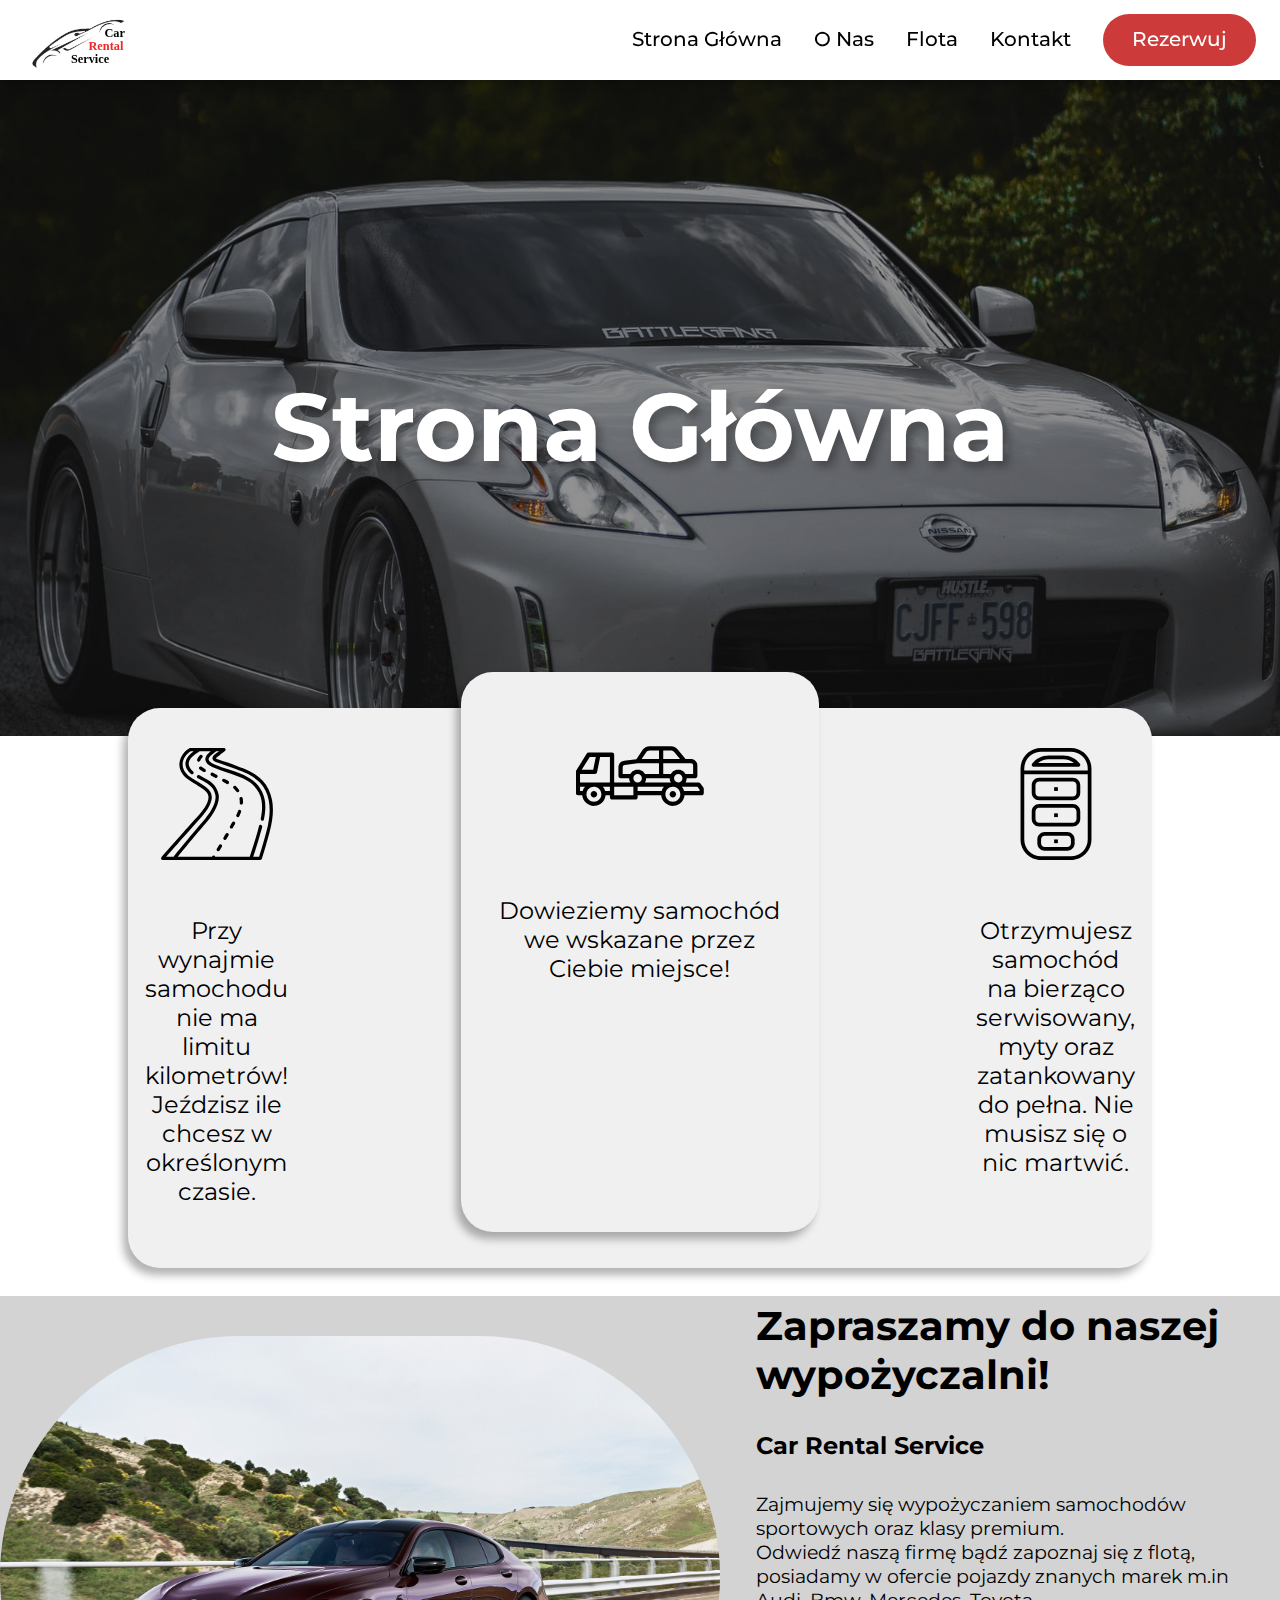
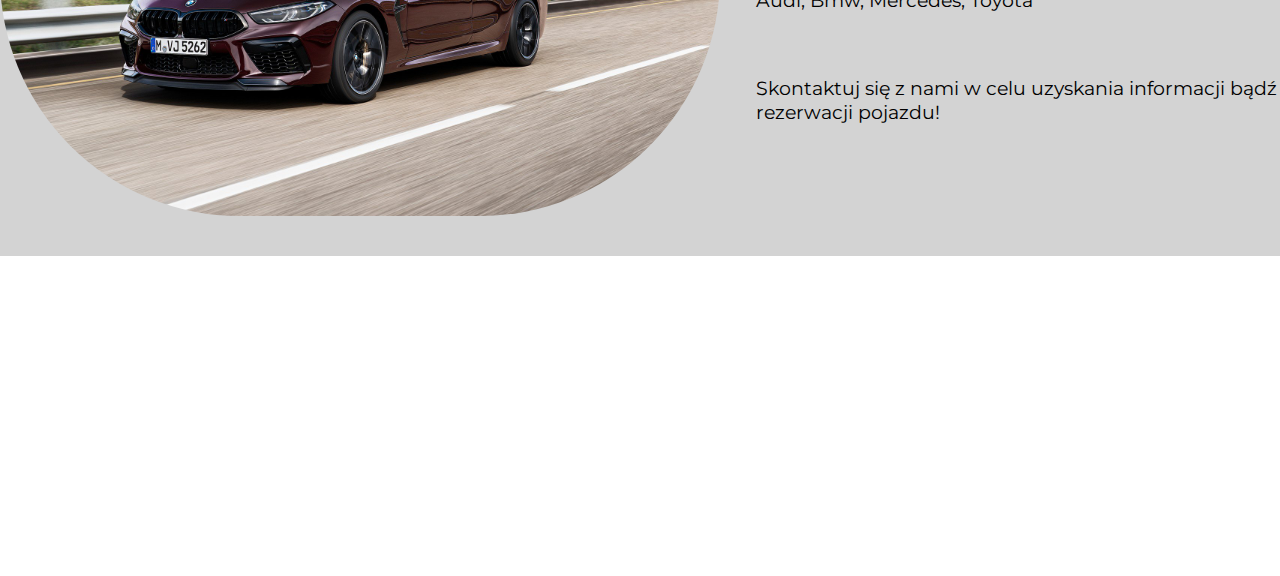
<file: index.html>
<!DOCTYPE html>
<html lang="en">
  <head>
    <meta charset="UTF-8" />
    <meta http-equiv="X-UA-Compatible" content="IE=edge" />
    <meta
      name="viewport"
      content="width=device-width, initial-scale=1.0 maximum-scale=1.0 height=device-height"
    />
    <link rel="stylesheet" href="./css/main.css" />
    <link rel="preconnect" href="https://fonts.googleapis.com" />
    <link rel="preconnect" href="https://fonts.gstatic.com" crossorigin />
    <link
      href="https://fonts.googleapis.com/css2?family=Montserrat:ital,wght@0,300;0,400;0,500;0,600;0,700;1,400;1,500&display=swap"
      rel="stylesheet"
    />
    <title>Car Rental Service</title>
  </head>
  <body>
    <header class="header-container">
      <img src="./images/logo.svg" alt="Logo" />
      <nav class="menu-container">
        <div class="menuBtn">
          <div class="menuBtn-burger"></div>
        </div>
        <div class="menu-wrapper">
          <ul class="menu">
            <li class="menu-item">
              <a href="index.html" class="menu-item__link">Strona Główna</a>
            </li>
            <li class="menu-item">
              <a href="./html/about.html" class="menu-item__link">O Nas</a>
            </li>
            <li class="menu-item">
              <a href="./html/cars.html" class="menu-item__link">Flota</a>
            </li>
            <li class="menu-item">
              <a href="./html/contact.html" class="menu-item__link">Kontakt</a>
            </li>
            <li class="menu-item">
              <a href="./html/reservation.html" class="menu-item__link linkBtn"
                >Rezerwuj</a
              >
            </li>
          </ul>
        </div>
      </nav>
    </header>

    <section class="hero-container">
      <h1>Strona Główna</h1>

      <div class="hero"></div>
    </section>

    <main>
      <section class="cards-holder">
        <div class="big-card">
          <div id="motorwayCard" class="card">
            <img
              class="card-img"
              src="./images/cards_ico/motorway.svg"
              alt="motorway"
            />
            <p>
              Przy wynajmie samochodu nie ma limitu kilometrów! Jeździsz ile
              chcesz w określonym czasie.
            </p>
          </div>
          <div id="carkeyCard" class="card">
            <img
              class="card-img"
              src="./images/cards_ico/car-key.svg"
              alt="carkey"
            />
            <p>
              Otrzymujesz samochód na bierząco serwisowany, myty oraz
              zatankowany do pełna. Nie musisz się o nic martwić.
            </p>
          </div>
        </div>
        <div id="towtruckCard" class="single-card card">
          <img
            class="card-img"
            src="./images/cards_ico/tow-truck.svg"
            alt="towtruck"
          />
          <p>Dowieziemy samochód we wskazane przez Ciebie miejsce!</p>
        </div>
      </section>
    </main>

    <section class="info-container">
      <div class="info-container__image">
        <img src="./images/background_images/info-image.jpg" alt="m8" />
      </div>
      <div class="info-container__content">
        <h2>Zapraszamy do naszej wypożyczalni!</h2>
        <h3>Car Rental Service</h3>
        <p>
          Zajmujemy się wypożyczaniem samochodów sportowych oraz klasy premium.
          <br />Odwiedź naszą firmę bądź zapoznaj się z flotą,<br />
          posiadamy w ofercie pojazdy znanych marek m.in Audi, Bmw, Mercedes,
          Toyota
        </p>
        <p>
          Skontaktuj się z nami w celu uzyskania informacji bądź rezerwacji
          pojazdu!
        </p>
      </div>
    </section>

    <footer>
      <div class="social-wrapper">
        <div class="socials">
          <ul class="social-container">
            <li class="social-item">
              <a href="#"
                ><img src="./images/socials/facebook.svg" alt="facebook"
              /></a>
            </li>
            <li class="social-item">
              <a href="#"
                ><img src="./images/socials/instagram.svg" alt="instagram"
              /></a>
            </li>
            <li class="social-item">
              <a href="#"
                ><img src="./images/socials/twitter.svg" alt="twitter"
              /></a>
            </li>
            <li class="social-item">
              <a href="#"
                ><img src="./images/socials/youtube.svg" alt="youtube"
              /></a>
            </li>
          </ul>
        </div>
      </div>
    </footer>
    <script src="./js/index.js"></script>
  </body>
</html>
</file>
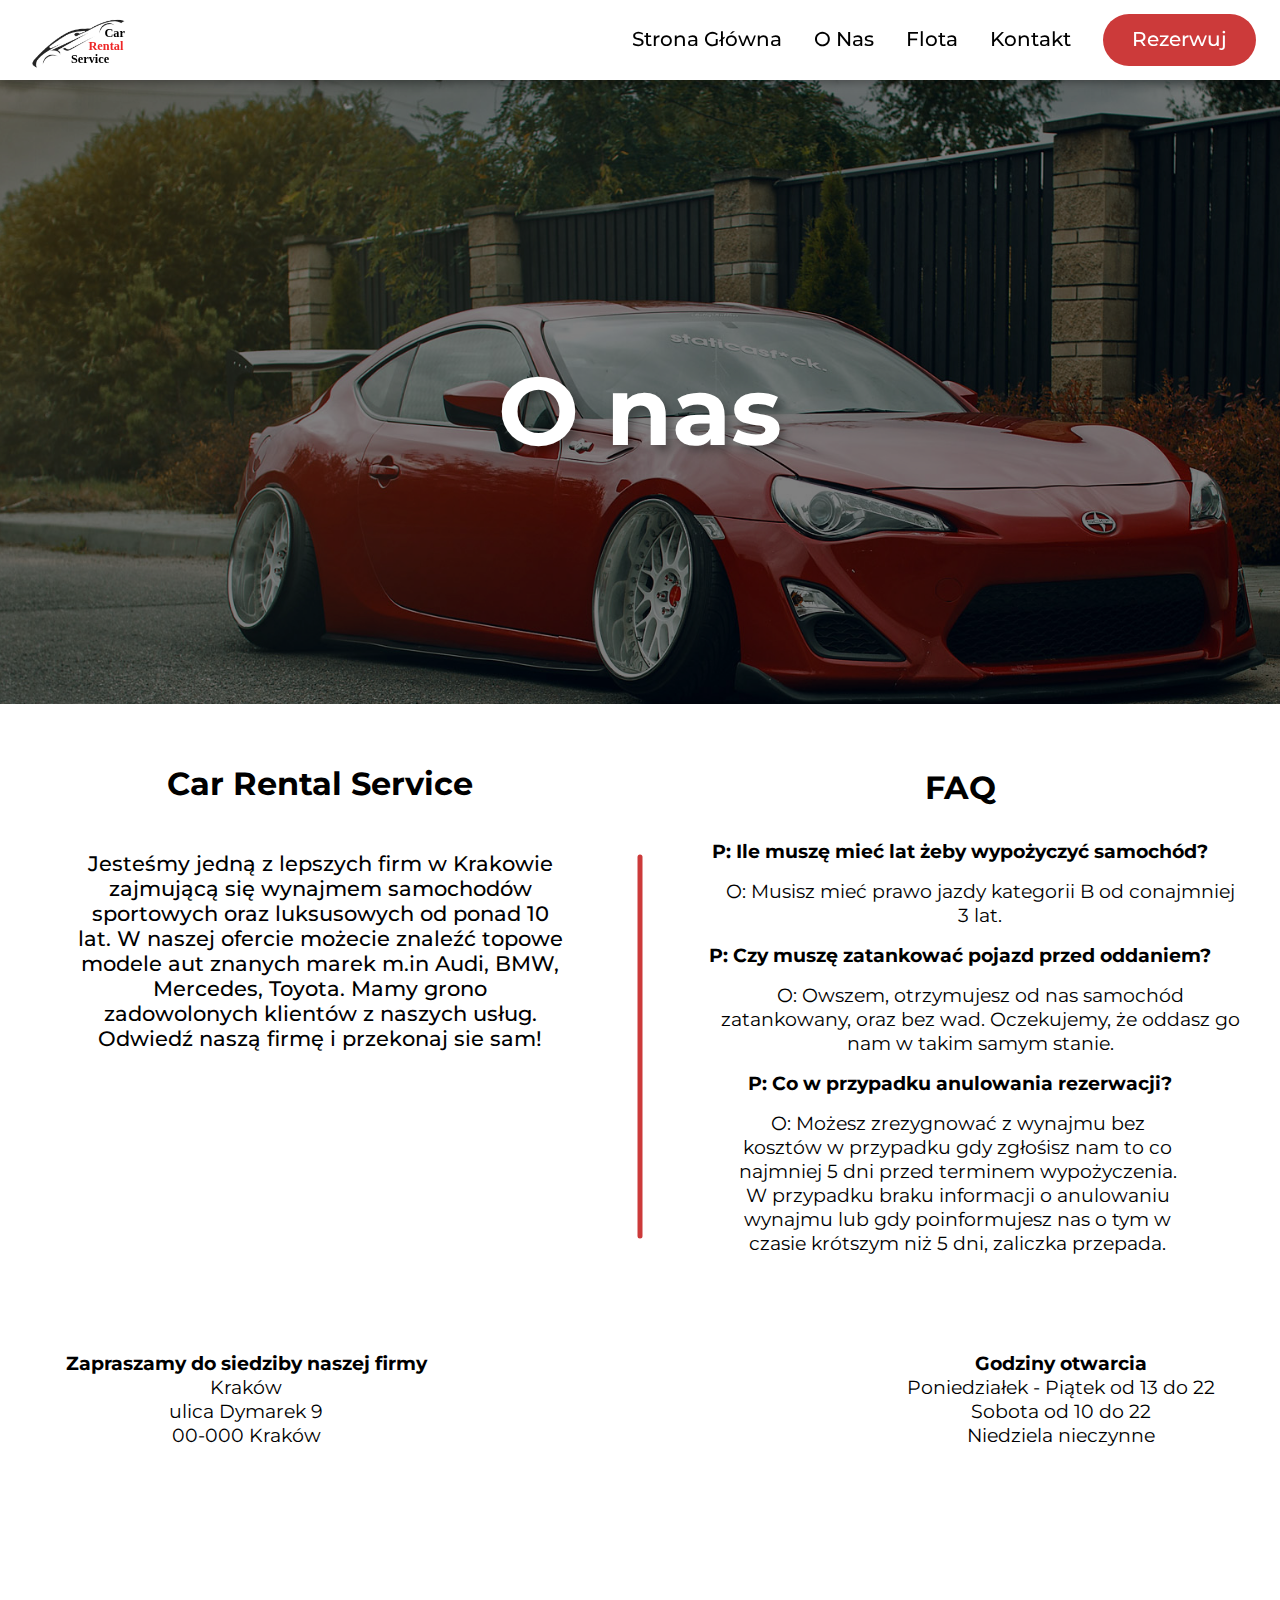
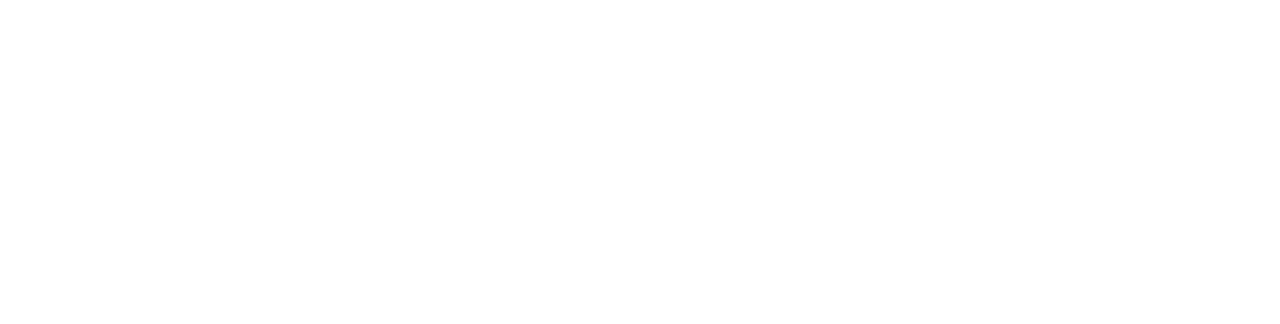
<file: html/about.html>
<!DOCTYPE html>
<html lang="en">
  <head>
    <meta charset="UTF-8" />
    <meta http-equiv="X-UA-Compatible" content="IE=edge" />
    <meta
      name="viewport"
      content="width=device-width, initial-scale=1.0 maximum-scale=1.0 height=device-height"
    />
    <link rel="stylesheet" href="../css/about.css" />
    <link rel="preconnect" href="https://fonts.googleapis.com" />
    <link rel="preconnect" href="https://fonts.gstatic.com" crossorigin />
    <link
      href="https://fonts.googleapis.com/css2?family=Montserrat:ital,wght@0,300;0,400;0,500;0,600;0,700;1,400;1,500&display=swap"
      rel="stylesheet"
    />
    <title>Car Rental Service</title>
  </head>
  <body>
    <header class="header-container">
      <img src="../images/logo.svg" alt="Logo" />
      <nav class="menu-container">
        <div class="menuBtn">
          <div class="menuBtn-burger"></div>
        </div>
        <div class="menu-wrapper">
          <ul class="menu">
            <li class="menu-item">
              <a href="../index.html" class="menu-item__link">Strona Główna</a>
            </li>
            <li class="menu-item">
              <a href="about.html" class="menu-item__link">O Nas</a>
            </li>
            <li class="menu-item">
              <a href="cars.html" class="menu-item__link">Flota</a>
            </li>
            <li class="menu-item">
              <a href="contact.html" class="menu-item__link">Kontakt</a>
            </li>
            <li class="menu-item">
              <a href="reservation.html" class="menu-item__link linkBtn"
                >Rezerwuj</a
              >
            </li>
          </ul>
        </div>
      </nav>
    </header>

    <section class="hero-container">
      <h1>O nas</h1>

      <div class="hero"></div>
    </section>

    <main>
      <section class="main-content">
        <div class="main-content__about">
          <h2 class="about-title">Car Rental Service</h2>
          <p class="about-info">
            Jesteśmy jedną z lepszych firm w Krakowie zajmującą się wynajmem
            samochodów sportowych oraz luksusowych od ponad 10 lat. W naszej
            ofercie możecie znaleźć topowe modele aut znanych marek m.in Audi,
            BMW, Mercedes, Toyota. Mamy grono zadowolonych klientów z naszych
            usług. Odwiedź naszą firmę i przekonaj sie sam!
          </p>
        </div>
        <div class="main-content__faq">
          <h2 class="faq-title">FAQ</h2>
          <div class="faq-qa">
            <h4 class="question">
              Ile muszę mieć lat żeby wypożyczyć samochód?
            </h4>
            <p class="answer">
              Musisz mieć prawo jazdy kategorii B od conajmniej 3 lat.
            </p>
            <h4 class="question">
              Czy muszę zatankować pojazd przed oddaniem?
            </h4>
            <p class="answer">
              Owszem, otrzymujesz od nas samochód zatankowany, oraz bez wad.
              Oczekujemy, że oddasz go nam w takim samym stanie.
            </p>
            <h4 class="question">Co w przypadku anulowania rezerwacji?</h4>
            <p class="answer">
              Możesz zrezygnować z wynajmu bez kosztów w przypadku gdy zgłośisz
              nam to co najmniej 5 dni przed terminem wypożyczenia. W przypadku
              braku informacji o anulowaniu wynajmu lub gdy poinformujesz nas o
              tym w czasie krótszym niż 5 dni, zaliczka przepada.
            </p>
          </div>
        </div>
      </section>
      <section class="main-subcontent">
        <div class="main-subcontent__adress">
          <h4>Zapraszamy do siedziby naszej firmy</h4>
          <p>
            Kraków<br />
            ulica Dymarek 9<br />
            00-000 Kraków
          </p>
        </div>
        <div class="main-subcontent__hours">
          <h4>Godziny otwarcia</h4>
          <p>Poniedziałek - Piątek od 13 do 22</p>
          <p>Sobota od 10 do 22</p>
          <p>Niedziela nieczynne</p>
        </div>
      </section>
    </main>

    <footer>
      <div class="social-wrapper">
        <div class="socials">
          <ul class="social-container">
            <li class="social-item">
              <a href="#"
                ><img src="../images/socials/facebook.svg" alt="facebook"
              /></a>
            </li>
            <li class="social-item">
              <a href="#"
                ><img src="../images/socials/instagram.svg" alt="instagram"
              /></a>
            </li>
            <li class="social-item">
              <a href="#"
                ><img src="../images/socials/twitter.svg" alt="twitter"
              /></a>
            </li>
            <li class="social-item">
              <a href="#"
                ><img src="../images/socials/youtube.svg" alt="youtube"
              /></a>
            </li>
          </ul>
        </div>
      </div>
    </footer>
    <script src="../js/index.js"></script>
  </body>
</html>
</file>
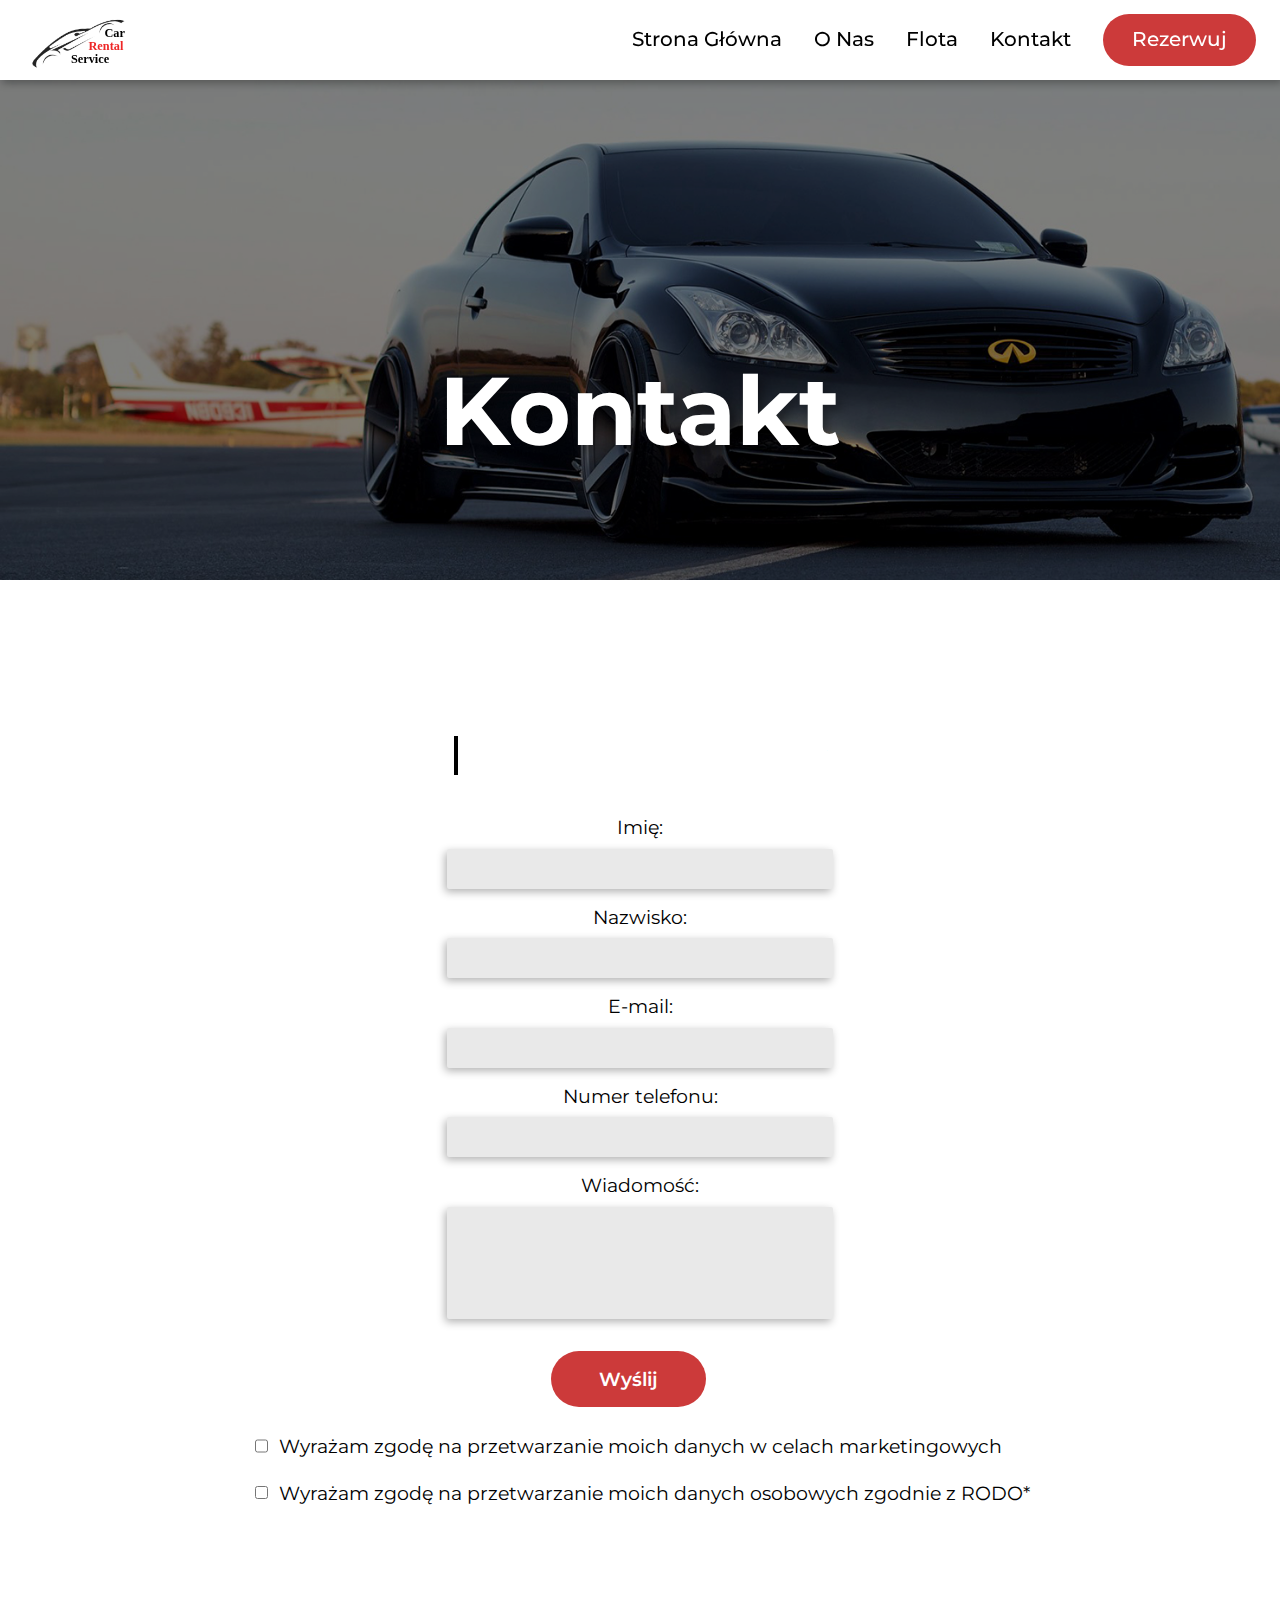
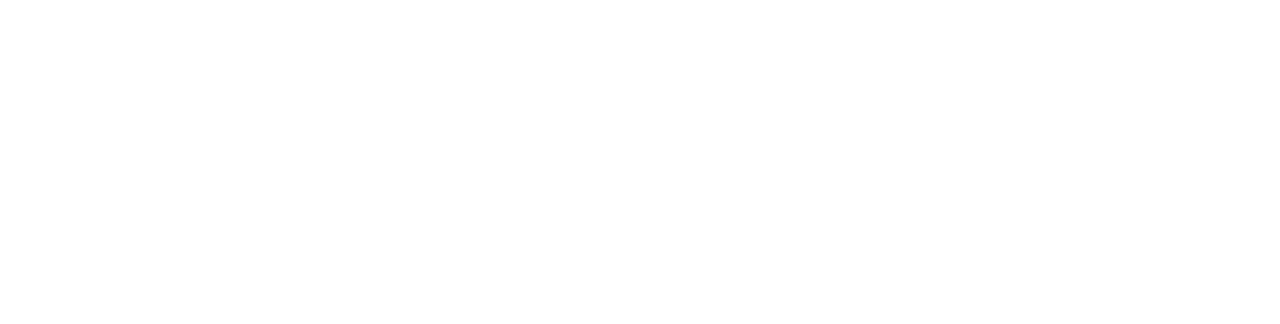
<file: html/contact.html>
<!DOCTYPE html>
<html lang="en">
  <head>
    <meta charset="UTF-8" />
    <meta http-equiv="X-UA-Compatible" content="IE=edge" />
    <meta
      name="viewport"
      content="width=device-width, initial-scale=1.0 maximum-scale=1.0 height=device-height"
    />
    <link rel="stylesheet" href="../css/contact.css" />
    <link rel="preconnect" href="https://fonts.googleapis.com" />
    <link rel="preconnect" href="https://fonts.gstatic.com" crossorigin />
    <link
      href="https://fonts.googleapis.com/css2?family=Montserrat:ital,wght@0,300;0,400;0,500;0,600;0,700;1,400;1,500&display=swap"
      rel="stylesheet"
    />
    <title>Car Rental Service</title>
  </head>
  <body>
    <header class="header-container">
      <img src="../images/logo.svg" alt="Logo" />
      <nav class="menu-container">
        <div class="menuBtn">
          <div class="menuBtn-burger"></div>
        </div>
        <div class="menu-wrapper">
          <ul class="menu">
            <li class="menu-item">
              <a href="../index.html" class="menu-item__link">Strona Główna</a>
            </li>
            <li class="menu-item">
              <a href="about.html" class="menu-item__link">O Nas</a>
            </li>
            <li class="menu-item">
              <a href="cars.html" class="menu-item__link">Flota</a>
            </li>
            <li class="menu-item">
              <a href="contact.html" class="menu-item__link">Kontakt</a>
            </li>
            <li class="menu-item">
              <a href="reservation.html" class="menu-item__link linkBtn"
                >Rezerwuj</a
              >
            </li>
          </ul>
        </div>
      </nav>
    </header>

    <section class="hero-container">
      <h1>Kontakt</h1>

      <div class="hero"></div>
    </section>

    <main>
      <div class="main-container">
        <h2 class="main-title">Formularz kontaktowy</h2>

        <form class="main-form" autocomplete="off" id="contactForm">
          <label for="name">Imię:</label>
          <input type="text" id="name" class="main-form__input" required />
          <label for="surname">Nazwisko:</label>
          <input type="text" id="surname" class="main-form__input" />
          <label for="email">E-mail:</label>
          <input type="email" id="email" class="main-form__input" required />
          <label for="phonenumber">Numer telefonu:</label>
          <input
            type="tel"
            id="phonenumber"
            class="main-form__input"
            pattern="[0-9]{3}[0-9]{3}[0-9]{3}"
            required
          />
          <label for="message">Wiadomość:</label>
          <textarea
            id="message"
            class="main-form__input"
            cols="30"
            rows="5"
            maxlength="255"
            required
          ></textarea>
          <input
            type="submit"
            class="main-form__submit"
            value="Wyślij"
            id="contactSubmit"
          />
          <div class="main-form__checkbox-wrapper">
            <span>
              <input
                type="checkbox"
                id="marketing"
                class="main-form__checkbox"
              />
              <label for="marketing"
                >Wyrażam zgodę na przetwarzanie moich danych w celach
                marketingowych</label
              >
            </span>

            <span>
              <input
                type="checkbox"
                id="rodo"
                class="main-form__checkbox"
                required
              />
              <label for="rodo"
                >Wyrażam zgodę na przetwarzanie moich danych osobowych zgodnie z
                RODO*</label
              >
            </span>
          </div>
        </form>
      </div>
    </main>

    <footer>
      <div class="social-wrapper">
        <div class="socials">
          <ul class="social-container">
            <li class="social-item">
              <a href="#"
                ><img src="../images/socials/facebook.svg" alt="facebook"
              /></a>
            </li>
            <li class="social-item">
              <a href="#"
                ><img src="../images/socials/instagram.svg" alt="instagram"
              /></a>
            </li>
            <li class="social-item">
              <a href="#"
                ><img src="../images/socials/twitter.svg" alt="twitter"
              /></a>
            </li>
            <li class="social-item">
              <a href="#"
                ><img src="../images/socials/youtube.svg" alt="youtube"
              /></a>
            </li>
          </ul>
        </div>
      </div>
    </footer>
    <script src="../js/index.js"></script>
  </body>
</html>
</file>
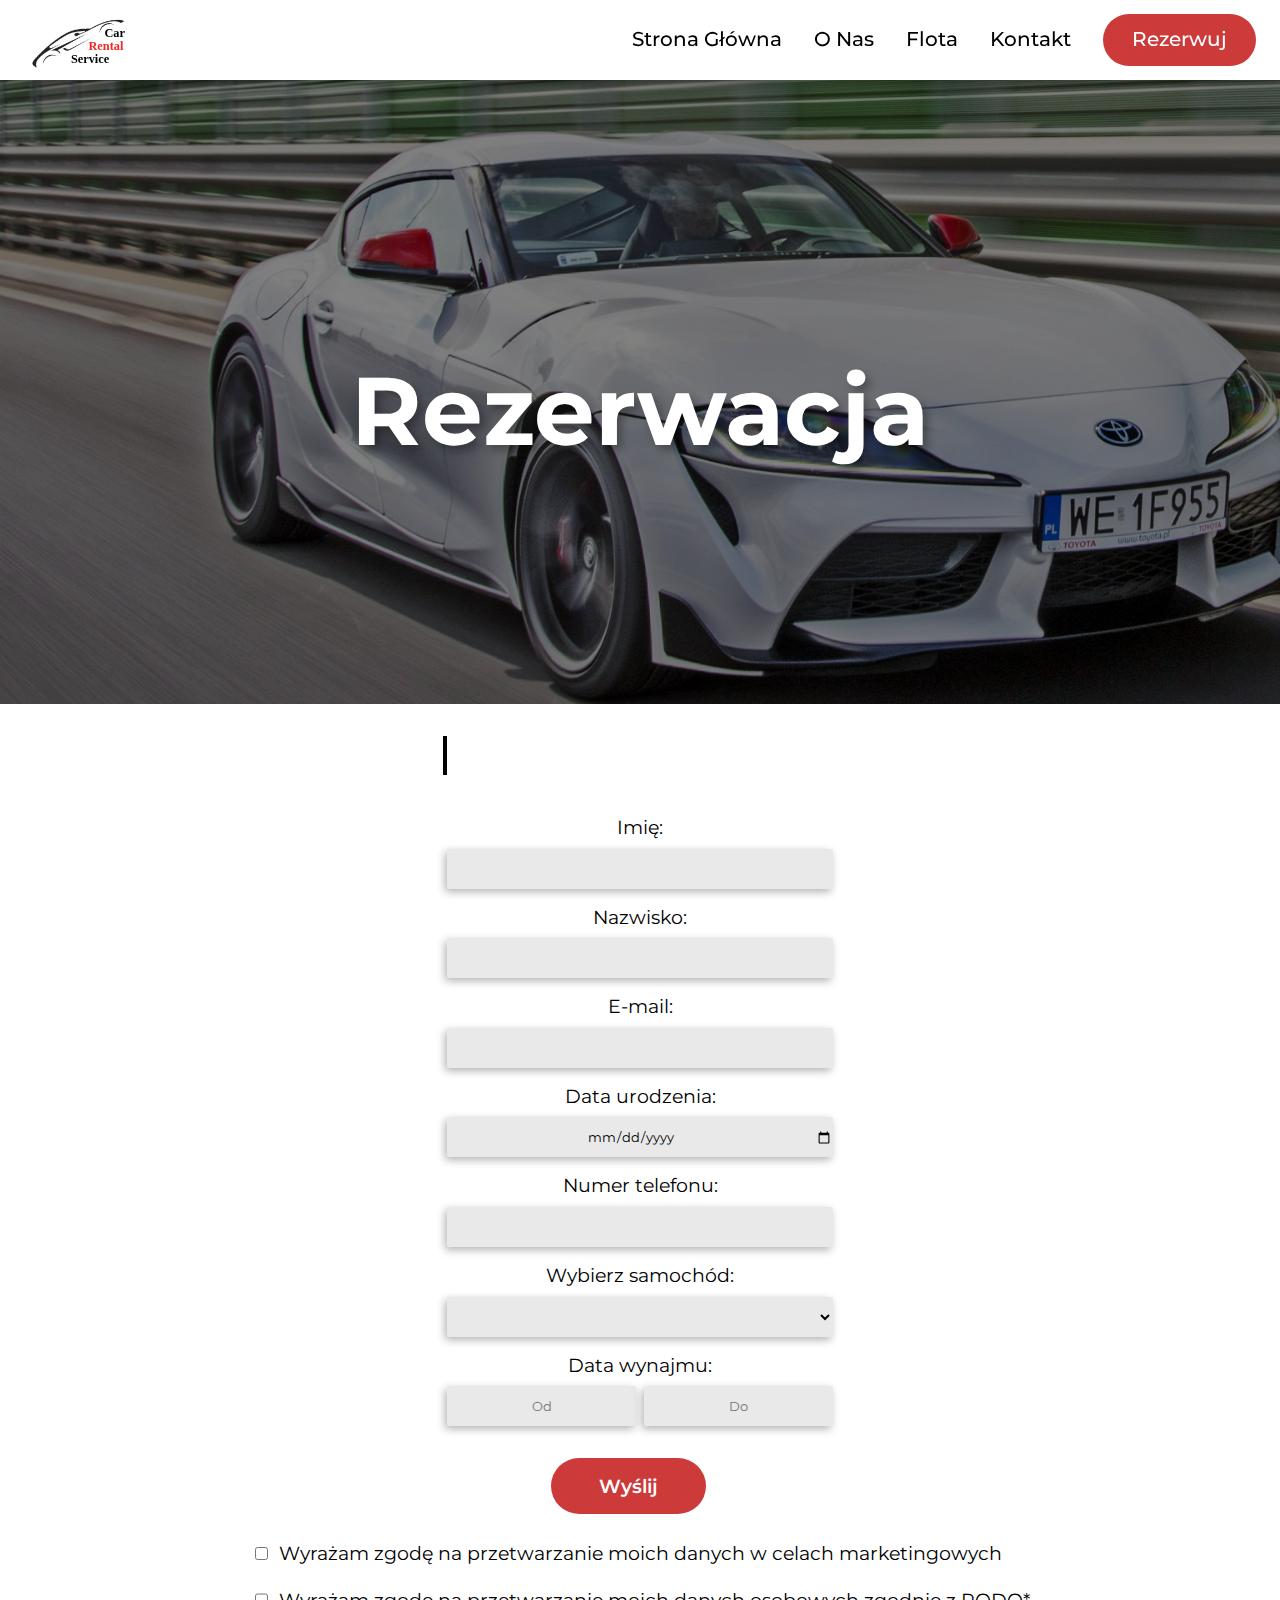
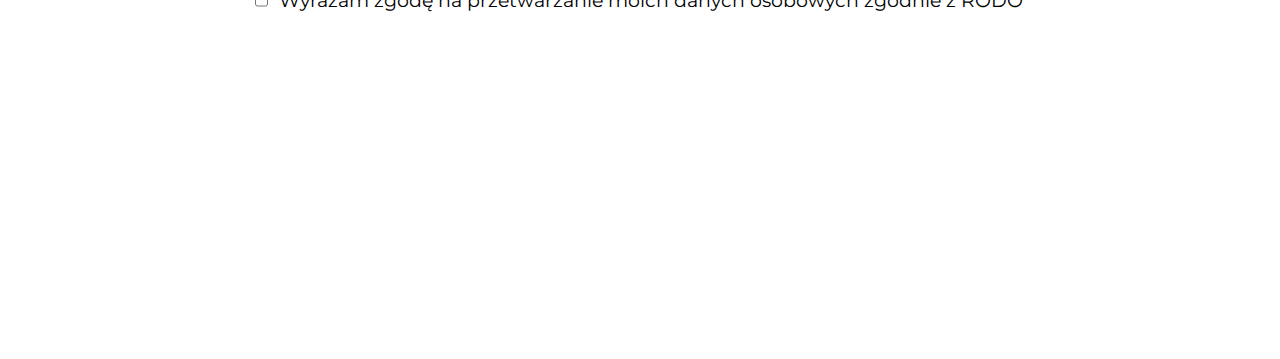
<file: html/reservation.html>
<!DOCTYPE html>
<html lang="en">
  <head>
    <meta charset="UTF-8" />
    <meta http-equiv="X-UA-Compatible" content="IE=edge" />
    <meta
      name="viewport"
      content="width=device-width, initial-scale=1.0 maximum-scale=1.0 height=device-height"
    />
    <link rel="stylesheet" href="../css/reservation.css" />
    <link rel="preconnect" href="https://fonts.googleapis.com" />
    <link rel="preconnect" href="https://fonts.gstatic.com" crossorigin />
    <link
      href="https://fonts.googleapis.com/css2?family=Montserrat:ital,wght@0,300;0,400;0,500;0,600;0,700;1,400;1,500&display=swap"
      rel="stylesheet"
    />
    <title>Car Rental Service</title>
  </head>
  <body>
    <header class="header-container">
      <img src="../images/logo.svg" alt="Logo" />
      <nav class="menu-container">
        <div class="menuBtn">
          <div class="menuBtn-burger"></div>
        </div>
        <div class="menu-wrapper">
          <ul class="menu">
            <li class="menu-item">
              <a href="../index.html" class="menu-item__link">Strona Główna</a>
            </li>
            <li class="menu-item">
              <a href="about.html" class="menu-item__link">O Nas</a>
            </li>
            <li class="menu-item">
              <a href="cars.html" class="menu-item__link">Flota</a>
            </li>
            <li class="menu-item">
              <a href="contact.html" class="menu-item__link">Kontakt</a>
            </li>
            <li class="menu-item">
              <a href="reservation.html" class="menu-item__link linkBtn"
                >Rezerwuj</a
              >
            </li>
          </ul>
        </div>
      </nav>
    </header>

    <section class="hero-container">
      <h1>Rezerwacja</h1>

      <div class="hero"></div>
    </section>

    <main>
      <div class="main-container">
        <h2 class="main-title">Formularz rezerwacyjny</h2>

        <form class="main-form" autocomplete="off" id="reservationForm">
          <label for="name">Imię:</label>
          <input type="text" id="name" class="main-form__input" required />
          <label for="surname">Nazwisko:</label>
          <input type="text" id="surname" class="main-form__input" required />
          <label for="email">E-mail:</label>
          <input type="email" id="email" class="main-form__input" required />
          <label for="birthdate">Data urodzenia:</label>
          <input
            type="date"
            id="birthdate"
            class="main-form__input date"
            min="1920-01-01"
            required
          />
          <label for="phonenumber">Numer telefonu:</label>
          <input
            type="tel"
            id="phonenumber"
            class="main-form__input"
            pattern="[0-9]{3}[0-9]{3}[0-9]{3}"
            required
          />
          <label for="car">Wybierz samochód:</label>
          <select id="car" class="main-form__input select">
            <option value=""></option>
          </select>
          <fieldset class="main-form__fieldset">
            <legend>Data wynajmu:</legend>

            <input
              class="main-form__input fieldset-input"
              type="text"
              required
              placeholder="Od"
              onfocus="(this.type='date')"
              onblur="(this.type='text')"
            />
            <input
              class="main-form__input fieldset-input"
              type="text"
              required
              placeholder="Do"
              onfocus="(this.type='date')"
              onblur="(this.type='text')"
            />
          </fieldset>
          <input
            type="submit"
            class="main-form__submit"
            value="Wyślij"
            id="reservationSubmit"
          />
          <div class="main-form__checkbox-wrapper">
            <span>
              <input
                type="checkbox"
                id="marketing"
                class="main-form__checkbox"
              />
              <label for="marketing"
                >Wyrażam zgodę na przetwarzanie moich danych w celach
                marketingowych</label
              >
            </span>

            <span>
              <input
                type="checkbox"
                id="rodo"
                class="main-form__checkbox"
                required
              />
              <label for="rodo"
                >Wyrażam zgodę na przetwarzanie moich danych osobowych zgodnie z
                RODO*</label
              >
            </span>
          </div>
        </form>
      </div>
    </main>

    <footer>
      <div class="social-wrapper">
        <div class="socials">
          <ul class="social-container">
            <li class="social-item">
              <a href="#"
                ><img src="../images/socials/facebook.svg" alt="facebook"
              /></a>
            </li>
            <li class="social-item">
              <a href="#"
                ><img src="../images/socials/instagram.svg" alt="instagram"
              /></a>
            </li>
            <li class="social-item">
              <a href="#"
                ><img src="../images/socials/twitter.svg" alt="twitter"
              /></a>
            </li>
            <li class="social-item">
              <a href="#"
                ><img src="../images/socials/youtube.svg" alt="youtube"
              /></a>
            </li>
          </ul>
        </div>
      </div>
    </footer>
    <script src="../js/index.js"></script>
  </body>
</html>
</file>
<file: css/main.css>
:root {
  --clr-primary: #f0f0f0;
  --clr-darker: #d3d3d3;
  --clr-red: #cc3a3a;
}

*,
*::before,
*::after {
  margin: 0;
  padding: 0;
  -webkit-box-sizing: border-box;
  box-sizing: border-box;
  font-family: "Montserrat", sans-serif;
}
html {
  scroll-behavior: smooth;
}
body {
  min-height: 100vh;
}
h1 {
  color: #fff;
  text-shadow: 5px 6px 8px rgba(0, 0, 0, 0.3);
  font-size: 6rem;
  width: -webkit-max-content;
  width: -moz-max-content;
  width: max-content;
  position: relative;
  font-weight: 700;
  text-align: center;
  max-width: 100%;
  white-space: nowrap;
}

/*********NAVBAR*************/
.header-container {
  background: #fff;
  max-width: 100%;
  width: 100%;
  height: 5rem;
  position: fixed;
  display: -webkit-box;
  display: -ms-flexbox;
  display: flex;
  -webkit-box-pack: justify;
  -ms-flex-pack: justify;
  justify-content: space-between;
  -webkit-box-align: center;
  -ms-flex-align: center;
  align-items: center;
  -webkit-box-shadow: 2px 3px 8px rgba(0, 0, 0, 0.3);
  box-shadow: 2px 3px 8px rgba(0, 0, 0, 0.3);
  z-index: 3;
}
.header-container img {
  position: relative;
  height: 100%;
  left: 2%;
}
.menu {
  display: -webkit-box;
  display: -ms-flexbox;
  display: flex;
  -webkit-box-orient: horizontal;
  -webkit-box-direction: normal;
  -ms-flex-direction: row;
  flex-direction: row;
  list-style: none;
  -webkit-box-align: center;
  -ms-flex-align: center;
  align-items: center;
}
.menu-item + .menu-item {
  margin-left: 2rem;
}
.menu-item:hover:not(:last-child),
.menu-item:focus:not(:last-child) {
  border-bottom: 3px solid rgb(20, 16, 32);
  -webkit-transition: all 0.7s ease-in-out;
  -o-transition: all 0.7s ease-in-out;
  transition: all 0.7s ease-in-out;
  outline: none;
}

.menu-item:last-child {
  margin-right: 1.5rem;
  background: var(--clr-red);
  padding: 0.8rem 1.8rem;
  border-radius: 100vh;
}

.menu-item:last-child .menu-item__link {
  color: #fff;
}
.menu-item {
  border-bottom: 3px solid transparent;
}
.menu-item__link {
  text-decoration: none;
  color: #000;
  font-weight: 500;
  font-size: 1.25rem;
}

.menuBtn {
  position: absolute;
  top: 50%;
  -webkit-transform: translateY(-50%);
  -ms-transform: translateY(-50%);
  transform: translateY(-50%);
  right: 5%;
  display: none;
  -webkit-box-pack: center;
  -ms-flex-pack: center;
  justify-content: center;
  -webkit-box-align: center;
  -ms-flex-align: center;
  align-items: center;
  width: 2.75rem;
  height: 2rem;
  cursor: pointer;
  -webkit-transition: all 0.5s ease-in-out;
  -o-transition: all 0.5s ease-in-out;
  transition: all 0.5s ease-in-out;
}
.menuBtn-burger {
  width: 100%;
  height: 5px;
  background: var(--clr-red);
  border-radius: 5px;
  -webkit-transition: all 0.5s ease-in-out;
  -o-transition: all 0.5s ease-in-out;
  transition: all 0.5s ease-in-out;
  pointer-events: none;
}

.menuBtn-burger::before {
  content: "";
  position: absolute;
  -webkit-transform: translateY(-0.7rem);
  -ms-transform: translateY(-0.7rem);
  transform: translateY(-0.7rem);
  width: 100%;
  height: 5px;
  background: var(--clr-red);
  border-radius: 5px;
  -webkit-transition: all 0.5s ease-in-out;
  -o-transition: all 0.5s ease-in-out;
  transition: all 0.5s ease-in-out;
}
.menuBtn-burger::after {
  content: "";
  position: absolute;
  -webkit-transform: translateY(0.7rem);
  -ms-transform: translateY(0.7rem);
  transform: translateY(0.7rem);
  width: 100%;
  height: 5px;
  background: var(--clr-red);
  border-radius: 5px;
  -webkit-transition: all 0.5s ease-in-out;
  -o-transition: all 0.5s ease-in-out;
  transition: all 0.5s ease-in-out;
}
.menuBtn.open .menuBtn-burger {
  background: transparent;
}
.menuBtn.open .menuBtn-burger::before {
  -webkit-transform: rotate(45deg);
  -ms-transform: rotate(45deg);
  transform: rotate(45deg);
}
.menuBtn.open .menuBtn-burger::after {
  -webkit-transform: rotate(-45deg);
  -ms-transform: rotate(-45deg);
  transform: rotate(-45deg);
}
/*********HERO*************/
.hero-container {
  max-width: 100%;
  height: 46rem;
  position: relative;
}
.hero-container h1 {
  position: absolute;
  top: 50%;
  -webkit-transform: translateY(-50%);
  -ms-transform: translateY(-50%);
  transform: translateY(-50%);
  left: 50%;
  -webkit-transform: translateX(-50%);
  -ms-transform: translateX(-50%);
  transform: translateX(-50%);
  z-index: 1;
}

.hero {
  background: url(../images/background_images/main-hero.jpg);
  max-width: 100%;
  height: 100%;
  background-attachment: fixed;
  background-position: center;
  background-repeat: no-repeat;
  background-size: cover;
  -webkit-filter: brightness(60%);
  filter: brightness(60%);
}
/*********CARDS*************/
main {
  display: -webkit-box;
  display: -ms-flexbox;
  display: flex;
  -webkit-box-pack: center;
  -ms-flex-pack: center;
  justify-content: center;
  -webkit-box-align: center;
  -ms-flex-align: center;
  align-items: center;
  max-width: 100%;
  background: #fff;
  height: 35rem;
}
main p {
  font-size: 1.5rem;
  text-align: center;
}
.cards-holder {
  width: 80%;
  background: var(--clr-primary);
  border-radius: 2rem;
  height: 100%;
  display: -webkit-box;
  display: -ms-flexbox;
  display: flex;
  -webkit-box-pack: center;
  -ms-flex-pack: center;
  justify-content: center;
  -webkit-box-shadow: -5px 7px 8px rgba(0, 0, 0, 0.3);
  box-shadow: -5px 7px 8px rgba(0, 0, 0, 0.3);
  -webkit-transform: translateY(-1.75rem);
  -ms-transform: translateY(-1.75rem);
  transform: translateY(-1.75rem);
}
.big-card {
  display: -webkit-box;
  display: -ms-flexbox;
  display: flex;
  -webkit-box-pack: justify;
  -ms-flex-pack: justify;
  justify-content: space-between;
}
.card + .card {
  margin-left: 40rem;
}
.card {
  display: -webkit-box;
  display: -ms-flexbox;
  display: flex;
  -webkit-box-orient: vertical;
  -webkit-box-direction: normal;
  -ms-flex-direction: column;
  flex-direction: column;
  -webkit-box-align: center;
  -ms-flex-align: center;
  align-items: center;
  width: 100%;
  max-width: 35ch;
  padding: 1.5rem;
}
.single-card {
  display: -webkit-box;
  display: -ms-flexbox;
  display: flex;
  height: 100%;
  -webkit-box-shadow: -5px 7px 8px rgba(0, 0, 0, 0.3);
  box-shadow: -5px 7px 8px rgba(0, 0, 0, 0.3);
  border-radius: 2rem;
  -webkit-transform: translateY(-2.25rem);
  -ms-transform: translateY(-2.25rem);
  transform: translateY(-2.25rem);
  position: absolute;
  max-width: 35%;
  background: var(--clr-primary);
}
.single-card img {
  width: 8rem;
}
.card-img {
  width: 7rem;
  margin-bottom: 3.5rem;
  margin-top: 1rem;
}
/*********INFO SECTION*************/
.info-container {
  display: -webkit-box;
  display: -ms-flexbox;
  display: flex;
  -webkit-box-pack: center;
  -ms-flex-pack: center;
  justify-content: center;
  -webkit-box-align: center;
  -ms-flex-align: center;
  align-items: center;
  background: var(--clr-darker);
  max-width: 100%;
  height: 35rem;
}
.info-container__image {
  width: 100%;
  display: -webkit-box;
  display: -ms-flexbox;
  display: flex;
  -webkit-box-align: center;
  -ms-flex-align: center;
  align-items: center;
  -webkit-box-pack: center;
  -ms-flex-pack: center;
  justify-content: center;
}
.info-container__image img {
  height: 30rem;
  border-radius: 100vh;
}
.info-container__content {
  display: inherit;
  -webkit-box-pack: center;
  -ms-flex-pack: center;
  justify-content: center;
  -webkit-box-orient: vertical;
  -webkit-box-direction: normal;
  -ms-flex-direction: column;
  flex-direction: column;
  width: 100%;
}
.info-container__content > * {
  margin-left: 2.25rem;
}
.info-container__content h2 {
  margin-top: -8rem;
  margin-bottom: 2rem;
  font-size: 2.5rem;
}
.info-container__content h3 {
  margin-bottom: 2rem;
  font-size: 1.5rem;
}
.info-container__content p {
  font-size: 1.2rem;
}
.info-container__content p:last-child {
  margin-top: 4rem;
}

/*********FOOTER*************/
footer {
  max-width: 100%;
  background: url(../images/background_images/footer-background.jpg);
  max-width: 100%;
  height: 20rem;
  background-attachment: fixed;
  background-position: center;
  background-repeat: no-repeat;
  background-size: cover;
  display: -webkit-box;
  display: -ms-flexbox;
  display: flex;
  -webkit-box-align: center;
  -ms-flex-align: center;
  align-items: center;
  -webkit-box-pack: center;
  -ms-flex-pack: center;
  justify-content: center;
}
.social-container {
  display: -webkit-box;
  display: -ms-flexbox;
  display: flex;
}
.social-item + .social-item {
  margin-left: 18rem;
}
.social-item {
  list-style: none;
}
.social-item img {
  width: 6rem;
  height: 6rem;
}
@media screen and (max-width: 1201px) {
  main {
    height: 32.5rem;
  }

  .info-container__image img {
    margin-left: 1.2rem;
    height: 27rem;
  }
  .cards-holder {
    width: 90%;
  }
  .card + .card {
    margin-left: 30rem;
  }
  .info-container__content {
    margin-left: 2rem;
  }
  .info-container__content h2 {
    margin-top: 1rem;
  }
  .social-item + .social-item {
    margin-left: 15rem;
  }
}
@media screen and (max-width: 1025px) {
  .h1 {
    font-size: 5rem;
  }
  .hero-container {
    height: 40rem;
  }
  main {
    height: 30rem;
  }
  main p {
    font-size: 1.2rem;
  }
  .cards-holder {
    height: 28rem;
    width: 100%;
  }
  .card + .card {
    margin-left: 25rem;
  }
  .card-img {
    margin-bottom: 2.8rem;
  }
  .info-container__image img {
    height: 22rem;
    width: 30rem;
  }
  .info-container__content > * {
    margin-left: 0;
  }
  .info-container__content h2 {
    font-size: 2.1rem;
  }
  .info-container__content h3 {
    font-size: 1.2rem;
  }
  .info-container__content p {
    font-size: 0.9rem;
  }
  .social-item + .social-item {
    margin-left: 8rem;
  }
  footer {
    height: 15rem;
    background-position-y: 2.5rem;
  }
}
@media screen and (max-width: 769px) {
  h1 {
    font-size: 5rem;
  }
  .hero-container {
    width: 100%;
  }
  .hero {
    width: 100%;
  }
  .menu-wrapper {
    -webkit-transition: all 0.7s ease-in-out;
    -o-transition: all 0.7s ease-in-out;
    transition: all 0.7s ease-in-out;
  }
  .menu {
    -webkit-box-orient: vertical;
    -webkit-box-direction: normal;
    -ms-flex-direction: column;
    flex-direction: column;
    position: absolute;
    background: rgba(255, 255, 255, 0.9);
    top: 0;
    width: 100%;
    height: 200vh;
    left: 0%;
    -webkit-transform: translateY(-100%);
    -ms-transform: translateY(-100%);
    transform: translateY(-100%);
    z-index: 4;
    -webkit-transition: all 0.5s ease-in-out;
    -o-transition: all 0.5s ease-in-out;
    transition: all 0.5s ease-in-out;
  }
  .menu-item:first-of-type {
    margin-top: 5rem;
  }
  .menu-item + .menu-item {
    margin: 1.5rem auto;
  }
  .menu-item__link {
    font-size: 1.75rem;
  }
  .menuBtn {
    display: -webkit-box;
    display: -ms-flexbox;
    display: flex;
    z-index: 5;
  }
  .cards-holder {
    width: 100%;
    border-radius: 0;
  }
  .single-card {
    max-width: 40%;
  }
  .info-container {
    -webkit-box-orient: vertical;
    -webkit-box-direction: normal;
    -ms-flex-direction: column;
    flex-direction: column;
    height: 40rem;
  }
  .info-container__image {
    background: url(../images/background_images/info-image.jpg);
    width: 100%;
    height: 100%;
    border-radius: 0;
    margin-left: 0;
    background-attachment: fixed;
    background-position: center;
    background-repeat: no-repeat;
    background-size: cover;
  }
  .info-container__image img {
    display: none;
  }
  .info-container__content > * {
    text-align: center;
  }
  .info-container__content h3 {
    font-size: 1.5rem;
  }
  .info-container__content p {
    font-size: 1rem;
  }
  .info-container__content p:last-child {
    margin-bottom: 2rem;
  }
  .social-item img {
    width: 4.5rem;
    height: 4.5rem;
  }
  .social-item + .social-item {
    margin-left: 4.5rem;
  }
}
@media screen and (max-width: 481px) {
  h1 {
    font-size: 3rem;
    white-space: pre-wrap;
  }
  .menu-item__link {
    font-size: 2rem;
  }
  .hero-container {
    height: 37rem;
  }

  main {
    height: 75rem;
  }
  .cards-holder {
    -webkit-box-orient: vertical;
    -webkit-box-direction: normal;
    -ms-flex-direction: column;
    flex-direction: column;
    height: 100%;
    margin-top: -0.5rem;
    margin-bottom: -4rem;
  }
  .big-card {
    -webkit-box-orient: vertical;
    -webkit-box-direction: normal;
    -ms-flex-direction: column;
    flex-direction: column;
    -webkit-transform: translateY(7rem);
    -ms-transform: translateY(7rem);
    transform: translateY(7rem);
  }
  .card {
    max-width: 100%;
    padding: 0;
  }
  .card + .card {
    margin-top: 10rem;
  }

  #carkeyCard {
    -webkit-transform: translateX(-25rem);
    -ms-transform: translateX(-25rem);
    transform: translateX(-25rem);
  }
  #carkeyCard p {
    max-width: 35ch;
  }
  .single-card {
    border-radius: 0;
    -webkit-transform: translateY(-25rem);
    -ms-transform: translateY(-25rem);
    transform: translateY(-25rem);
    width: 100%;
    -webkit-box-shadow: none;
    box-shadow: none;
    height: 26.5rem;
  }
  .info-container {
    height: 45rem;
  }
  .info-container__image {
    background-position-x: -10rem;
  }
  .info-container__content {
    margin-left: 0;
  }
  .social-item + .social-item {
    margin-left: 2rem;
  }
  .social-item img {
    width: 4rem;
    height: 4rem;
  }
}
</file>
<file: css/about.css>
:root {
  --clr-primary: #f0f0f0;
  --clr-darker: #d3d3d3;
  --clr-red: #cc3a3a;
}

*,
*::before,
*::after {
  margin: 0;
  padding: 0;
  -webkit-box-sizing: border-box;
  box-sizing: border-box;
  font-family: "Montserrat", sans-serif;
}
html {
  scroll-behavior: smooth;
}
body {
  min-height: 100vh;
}
h1 {
  color: #fff;
  text-shadow: 5px 6px 8px rgba(0, 0, 0, 0.3);
  font-size: 6rem;
  width: 100%;
  font-weight: 700;
  text-align: center;
  white-space: nowrap;
}
/*********NAVBAR*************/
.header-container {
  background: #fff;
  max-width: 100%;
  width: 100%;
  height: 5rem;
  position: fixed;
  display: -webkit-box;
  display: -ms-flexbox;
  display: flex;
  -webkit-box-pack: justify;
  -ms-flex-pack: justify;
  justify-content: space-between;
  -webkit-box-align: center;
  -ms-flex-align: center;
  align-items: center;
  -webkit-box-shadow: 2px 3px 8px rgba(0, 0, 0, 0.3);
  box-shadow: 2px 3px 8px rgba(0, 0, 0, 0.3);
  z-index: 3;
}
.header-container img {
  position: relative;
  height: 100%;
  left: 2%;
}
.menu {
  display: -webkit-box;
  display: -ms-flexbox;
  display: flex;
  -webkit-box-orient: horizontal;
  -webkit-box-direction: normal;
  -ms-flex-direction: row;
  flex-direction: row;
  list-style: none;
  -webkit-box-align: center;
  -ms-flex-align: center;
  align-items: center;
}
.menu-item + .menu-item {
  margin-left: 2rem;
}
.menu-item:hover:not(:last-child),
.menu-item:focus:not(:last-child) {
  border-bottom: 3px solid rgb(20, 16, 32);
  -webkit-transition: all 0.7s ease-in-out;
  -o-transition: all 0.7s ease-in-out;
  transition: all 0.7s ease-in-out;
  outline: none;
}

.menu-item:last-child {
  margin-right: 1.5rem;
  background: var(--clr-red);
  padding: 0.8rem 1.8rem;
  border-radius: 100vh;
}

.menu-item:last-child .menu-item__link {
  color: #fff;
}
.menu-item {
  border-bottom: 3px solid transparent;
}
.menu-item__link {
  text-decoration: none;
  color: #000;
  font-weight: 500;
  font-size: 1.25rem;
}

.menuBtn {
  position: absolute;
  top: 50%;
  -webkit-transform: translateY(-50%);
  -ms-transform: translateY(-50%);
  transform: translateY(-50%);
  right: 5%;
  display: none;
  -webkit-box-pack: center;
  -ms-flex-pack: center;
  justify-content: center;
  -webkit-box-align: center;
  -ms-flex-align: center;
  align-items: center;
  width: 2.75rem;
  height: 2rem;
  cursor: pointer;
  -webkit-transition: all 0.5s ease-in-out;
  -o-transition: all 0.5s ease-in-out;
  transition: all 0.5s ease-in-out;
}
.menuBtn-burger {
  width: 100%;
  height: 5px;
  background: var(--clr-red);
  border-radius: 5px;
  -webkit-transition: all 0.5s ease-in-out;
  -o-transition: all 0.5s ease-in-out;
  transition: all 0.5s ease-in-out;
  pointer-events: none;
}

.menuBtn-burger::before {
  content: "";
  position: absolute;
  -webkit-transform: translateY(-0.7rem);
  -ms-transform: translateY(-0.7rem);
  transform: translateY(-0.7rem);
  width: 100%;
  height: 5px;
  background: var(--clr-red);
  border-radius: 5px;
  -webkit-transition: all 0.5s ease-in-out;
  -o-transition: all 0.5s ease-in-out;
  transition: all 0.5s ease-in-out;
}
.menuBtn-burger::after {
  content: "";
  position: absolute;
  -webkit-transform: translateY(0.7rem);
  -ms-transform: translateY(0.7rem);
  transform: translateY(0.7rem);
  width: 100%;
  height: 5px;
  background: var(--clr-red);
  border-radius: 5px;
  -webkit-transition: all 0.5s ease-in-out;
  -o-transition: all 0.5s ease-in-out;
  transition: all 0.5s ease-in-out;
}
.menuBtn.open .menuBtn-burger {
  background: transparent;
}
.menuBtn.open .menuBtn-burger::before {
  -webkit-transform: rotate(45deg);
  -ms-transform: rotate(45deg);
  transform: rotate(45deg);
}
.menuBtn.open .menuBtn-burger::after {
  -webkit-transform: rotate(-45deg);
  -ms-transform: rotate(-45deg);
  transform: rotate(-45deg);
}
/*********HERO*************/
.hero-container {
  max-width: 100%;
  height: 44rem;
  position: relative;
}
.hero-container h1 {
  position: absolute;
  top: 50%;
  -webkit-transform: translateY(-50%);
  -ms-transform: translateY(-50%);
  transform: translateY(-50%);
  left: 50%;
  -webkit-transform: translateX(-50%);
  -ms-transform: translateX(-50%);
  transform: translateX(-50%);
  z-index: 1;
}

.hero {
  background: url(../images/background_images/about-hero.jpg);
  max-width: 100%;
  height: 100%;
  background-attachment: fixed;
  background-position-y: -4rem;
  background-repeat: no-repeat;
  background-size: cover;
  -webkit-filter: brightness(50%);
  filter: brightness(50%);
}
/*********MAIN CONTENT*************/
main {
  max-width: 100%;
  min-height: 100vh;
}
.main-content {
  display: -webkit-box;
  display: -ms-flexbox;
  display: flex;
  width: 100%;
}
.main-content__about {
  display: inherit;
  -webkit-box-pack: center;
  -ms-flex-pack: center;
  justify-content: center;
  -webkit-box-align: center;
  -ms-flex-align: center;
  align-items: center;
  -webkit-box-orient: vertical;
  -webkit-box-direction: normal;
  -ms-flex-direction: column;
  flex-direction: column;
  width: 100%;
  position: relative;
}
.main-content__about::after {
  content: "";
  background: var(--clr-red);
  position: absolute;
  left: 70%;
  top: 60%;
  width: 60%;
  height: 5px;
  border-radius: 5px;
  -webkit-transform: rotate(90deg);
  -ms-transform: rotate(90deg);
  transform: rotate(90deg);
}
.about-title {
  font-size: 2rem;
  margin-top: -10rem;
  margin-bottom: 3rem;
}

.about-info {
  max-width: 35ch;
  text-align: center;
  font-size: 1.3rem;
  font-weight: 500;
}
.main-content__faq {
  display: inherit;
  -webkit-box-pack: center;
  -ms-flex-pack: center;
  justify-content: center;
  -webkit-box-align: center;
  -ms-flex-align: center;
  align-items: center;
  -webkit-box-orient: vertical;
  -webkit-box-direction: normal;
  -ms-flex-direction: column;
  flex-direction: column;
  width: 100%;
}
.faq-title {
  font-size: 2rem;
  margin-top: 4rem;
  margin-bottom: 2rem;
}
.faq-qa {
  max-width: 40ch;
  text-align: center;
  font-size: 1.2rem;
  font-weight: 400;
}
.faq-qa .question {
  margin-bottom: 1rem;
}
.faq-qa .question::before {
  content: "P: ";
}
.faq-qa .answer {
  margin-bottom: 1rem;
  -webkit-transform: translateX(1.25rem);
  -ms-transform: translateX(1.25rem);
  transform: translateX(1.25rem);
}
.faq-qa .answer:last-of-type {
  max-width: 35ch;
  -webkit-transform: translateX(1.9rem);
  -ms-transform: translateX(1.9rem);
  transform: translateX(1.9rem);
}
.faq-qa .answer::before {
  content: "O: ";
}
.main-subcontent {
  display: -webkit-box;
  display: -ms-flexbox;
  display: flex;
  width: 100%;
  -webkit-box-pack: center;
  -ms-flex-pack: center;
  justify-content: center;
  -webkit-box-align: center;
  -ms-flex-align: center;
  align-items: center;
  font-size: 1.2rem;
  margin-top: 5rem;
  text-align: center;
  margin-bottom: 5rem;
}
.main-subcontent__adress {
  margin-left: 1.2rem;
}
.main-subcontent__hours {
  margin-right: 1.2rem;
}
.main-subcontent__adress + .main-subcontent__hours {
  margin-left: 30rem;
}
/*********FOOTER*************/
footer {
  max-width: 100%;
  background: url(../images/background_images/footer-background.jpg);
  max-width: 100%;
  height: 20rem;
  background-attachment: fixed;
  background-position: center;
  background-repeat: no-repeat;
  background-size: cover;
  display: -webkit-box;
  display: -ms-flexbox;
  display: flex;
  -webkit-box-align: center;
  -ms-flex-align: center;
  align-items: center;
  -webkit-box-pack: center;
  -ms-flex-pack: center;
  justify-content: center;
}
.social-container {
  display: -webkit-box;
  display: -ms-flexbox;
  display: flex;
}
.social-item + .social-item {
  margin-left: 18rem;
}
.social-item {
  list-style: none;
}
.social-item img {
  width: 6rem;
  height: 6rem;
}
@media screen and (max-width: 1201px) {
  .main-subcontent__adress + .main-subcontent__hours {
    margin-left: 18rem;
  }
  .social-item + .social-item {
    margin-left: 15rem;
  }
}
@media screen and (max-width: 1025px) {
  .h1 {
    font-size: 5rem;
  }
  .hero-container {
    height: 30rem;
  }
  .main-content__about::after {
    left: 50%;
    width: 100%;
  }
  .faq-qa {
    margin-left: 1rem;
  }
  .about-title {
    margin-top: -7rem;
  }
  .about-info {
    max-width: 30ch;
    font-size: 1.1rem;
  }
  .faq-qa {
    max-width: 35ch;
    font-size: 1rem;
  }
  .faq-qa .answer,
  .faq-qa .answer:last-of-type {
    -webkit-transform: translateX(0);
    -ms-transform: translateX(0);
    transform: translateX(0);
  }
  .main-subcontent__adress + .main-subcontent__hours {
    margin-left: 13rem;
  }
  .social-item + .social-item {
    margin-left: 8rem;
  }
  footer {
    height: 15rem;
    background-position-y: 2.5rem;
  }
}
@media screen and (max-width: 769px) {
  h1 {
    font-size: 5rem;
  }
  .hero-container {
    width: 100%;
  }
  .hero {
    width: 100%;
    background-position-y: -7rem;
    background-position-x: -20rem;
  }
  .menu-wrapper {
    -webkit-transition: all 0.7s ease-in-out;
    -o-transition: all 0.7s ease-in-out;
    transition: all 0.7s ease-in-out;
  }
  .menu {
    -webkit-box-orient: vertical;
    -webkit-box-direction: normal;
    -ms-flex-direction: column;
    flex-direction: column;
    position: absolute;
    background: rgba(255, 255, 255, 0.9);
    top: 0;
    width: 100%;
    height: 200vh;
    left: 0%;
    -webkit-transform: translateY(-100%);
    -ms-transform: translateY(-100%);
    transform: translateY(-100%);
    z-index: 4;
    -webkit-transition: all 0.5s ease-in-out;
    -o-transition: all 0.5s ease-in-out;
    transition: all 0.5s ease-in-out;
  }
  .menu-item:first-of-type {
    margin-top: 5rem;
  }
  .menu-item + .menu-item {
    margin: 1.5rem auto;
  }
  .menu-item__link {
    font-size: 1.75rem;
  }
  .menuBtn {
    display: -webkit-box;
    display: -ms-flexbox;
    display: flex;
    z-index: 5;
  }
  .main-content {
    -webkit-box-orient: vertical;
    -webkit-box-direction: normal;
    -ms-flex-direction: column;
    flex-direction: column;
  }
  .main-content__about::after {
    -webkit-transform: rotate(0deg);
    -ms-transform: rotate(0deg);
    transform: rotate(0deg);
    top: 110%;
    left: 50%;
    -webkit-transform: translateX(-50%);
    -ms-transform: translateX(-50%);
    transform: translateX(-50%);
    width: 70%;
  }
  .faq-qa {
    margin-left: 0;
  }
  .faq-qa .question {
    text-align: center;
  }
  .about-title {
    margin-top: 5rem;
  }
  .main-subcontent__adress + .main-subcontent__hours {
    margin-left: 10rem;
  }
  .social-item img {
    width: 4.5rem;
    height: 4.5rem;
  }
  .social-item + .social-item {
    margin-left: 4.5rem;
  }
}
@media screen and (max-width: 481px) {
  h1 {
    white-space: normal;
  }
  .menu-item__link {
    font-size: 2rem;
  }
  .hero-container {
    height: 37rem;
  }
  .hero {
    background-position: center;
  }

  .main-subcontent {
    -webkit-box-orient: vertical;
    -webkit-box-direction: normal;
    -ms-flex-direction: column;
    flex-direction: column;
  }
  .main-subcontent__adress + .main-subcontent__hours {
    margin-left: 0;
  }
  .main-subcontent__adress {
    margin-left: 0;
    margin-bottom: 1.5rem;
  }
  .main-subcontent__hours {
    margin-right: 0;
  }

  .social-item + .social-item {
    margin-left: 2rem;
  }
  .social-item img {
    width: 4rem;
    height: 4rem;
  }
}
</file>
<file: css/contact.css>
:root {
  --clr-primary: #f0f0f0;
  --clr-darker: #e9e9e9;
  --clr-red: #cc3a3a;
  --typewriterSpeed: 6s;
  --typewriterCharacters: 15;
}

*,
*::before,
*::after {
  margin: 0;
  padding: 0;
  -webkit-box-sizing: border-box;
  box-sizing: border-box;
  font-family: "Montserrat", sans-serif;
}
html {
  scroll-behavior: smooth;
}
body {
  min-height: 100vh;
}
h1 {
  color: #fff;
  text-shadow: 5px 6px 8px rgba(0, 0, 0, 0.3);
  font-size: 6rem;
  width: 100%;
  font-weight: 700;
  text-align: center;
  white-space: nowrap;
}
/*********NAVBAR*************/
.header-container {
  background: #fff;
  max-width: 100%;
  width: 100%;
  height: 5rem;
  position: fixed;
  display: -webkit-box;
  display: -ms-flexbox;
  display: flex;
  -webkit-box-pack: justify;
  -ms-flex-pack: justify;
  justify-content: space-between;
  -webkit-box-align: center;
  -ms-flex-align: center;
  align-items: center;
  -webkit-box-shadow: 2px 3px 8px rgba(0, 0, 0, 0.3);
  box-shadow: 2px 3px 8px rgba(0, 0, 0, 0.3);
  z-index: 3;
}
.header-container img {
  position: relative;
  height: 100%;
  left: 2%;
}
.menu {
  display: -webkit-box;
  display: -ms-flexbox;
  display: flex;
  -webkit-box-orient: horizontal;
  -webkit-box-direction: normal;
  -ms-flex-direction: row;
  flex-direction: row;
  list-style: none;
  -webkit-box-align: center;
  -ms-flex-align: center;
  align-items: center;
}
.menu-item + .menu-item {
  margin-left: 2rem;
}
.menu-item:hover:not(:last-child),
.menu-item:focus:not(:last-child) {
  border-bottom: 3px solid rgb(20, 16, 32);
  -webkit-transition: all 0.7s ease-in-out;
  -o-transition: all 0.7s ease-in-out;
  transition: all 0.7s ease-in-out;
  outline: none;
}

.menu-item:last-child {
  margin-right: 1.5rem;
  background: var(--clr-red);
  padding: 0.8rem 1.8rem;
  border-radius: 100vh;
}

.menu-item:last-child .menu-item__link {
  color: #fff;
}
.menu-item {
  border-bottom: 3px solid transparent;
}
.menu-item__link {
  text-decoration: none;
  color: #000;
  font-weight: 500;
  font-size: 1.25rem;
}

.menuBtn {
  position: absolute;
  top: 50%;
  -webkit-transform: translateY(-50%);
  -ms-transform: translateY(-50%);
  transform: translateY(-50%);
  right: 5%;
  display: none;
  -webkit-box-pack: center;
  -ms-flex-pack: center;
  justify-content: center;
  -webkit-box-align: center;
  -ms-flex-align: center;
  align-items: center;
  width: 2.75rem;
  height: 2rem;
  cursor: pointer;
  -webkit-transition: all 0.5s ease-in-out;
  -o-transition: all 0.5s ease-in-out;
  transition: all 0.5s ease-in-out;
}
.menuBtn-burger {
  width: 100%;
  height: 5px;
  background: var(--clr-red);
  border-radius: 5px;
  -webkit-transition: all 0.5s ease-in-out;
  -o-transition: all 0.5s ease-in-out;
  transition: all 0.5s ease-in-out;
  pointer-events: none;
}

.menuBtn-burger::before {
  content: "";
  position: absolute;
  -webkit-transform: translateY(-0.7rem);
  -ms-transform: translateY(-0.7rem);
  transform: translateY(-0.7rem);
  width: 100%;
  height: 5px;
  background: var(--clr-red);
  border-radius: 5px;
  -webkit-transition: all 0.5s ease-in-out;
  -o-transition: all 0.5s ease-in-out;
  transition: all 0.5s ease-in-out;
}
.menuBtn-burger::after {
  content: "";
  position: absolute;
  -webkit-transform: translateY(0.7rem);
  -ms-transform: translateY(0.7rem);
  transform: translateY(0.7rem);
  width: 100%;
  height: 5px;
  background: var(--clr-red);
  border-radius: 5px;
  -webkit-transition: all 0.5s ease-in-out;
  -o-transition: all 0.5s ease-in-out;
  transition: all 0.5s ease-in-out;
}
.menuBtn.open .menuBtn-burger {
  background: transparent;
}
.menuBtn.open .menuBtn-burger::before {
  -webkit-transform: rotate(45deg);
  -ms-transform: rotate(45deg);
  transform: rotate(45deg);
}
.menuBtn.open .menuBtn-burger::after {
  -webkit-transform: rotate(-45deg);
  -ms-transform: rotate(-45deg);
  transform: rotate(-45deg);
}
/*********HERO*************/
.hero-container {
  max-width: 100%;
  height: 44rem;
  position: relative;
}
.hero-container h1 {
  position: absolute;
  top: 50%;
  -webkit-transform: translateY(-50%);
  -ms-transform: translateY(-50%);
  transform: translateY(-50%);
  left: 50%;
  -webkit-transform: translateX(-50%);
  -ms-transform: translateX(-50%);
  transform: translateX(-50%);
  z-index: 1;
}

.hero {
  background: url(../images/background_images/contact-hero.jpg);
  max-width: 100%;
  height: 100%;
  background-attachment: fixed;
  background-position-y: -20rem;
  background-repeat: no-repeat;
  background-size: cover;
  -webkit-filter: brightness(50%);
  filter: brightness(50%);
}
/*********MAIN CONTENT*************/
main {
  max-width: 100%;
  min-height: 100vh;
}
.main-container {
  display: -webkit-box;
  display: -ms-flexbox;
  display: flex;
  -webkit-box-orient: vertical;
  -webkit-box-direction: normal;
  -ms-flex-direction: column;
  flex-direction: column;
  -webkit-box-pack: center;
  -ms-flex-pack: center;
  justify-content: center;
  -webkit-box-align: center;
  -ms-flex-align: center;
  align-items: center;
  width: 100%;
}
.main-title {
  margin-top: 2rem;
  margin-bottom: 1.5rem;
  font-size: 2rem;
  font-weight: 600;
  position: relative;
  width: -webkit-max-content;
  width: -moz-max-content;
  width: max-content;
}
.main-title::before,
.main-title::after {
  content: "";
  position: absolute;
  top: 0;
  right: 0;
  bottom: 0;
  left: 0;
}
.main-title::before {
  background: #fff;
  -webkit-animation: typewriter var(--typewriterSpeed)
    steps(var(--typewriterCharacters)) 0.8s forwards;
  animation: typewriter var(--typewriterSpeed)
    steps(var(--typewriterCharacters)) 0.8s forwards;
}
.main-title::after {
  width: 0.125em;
  background: black;
  -webkit-animation: typewriter var(--typewriterSpeed)
      steps(var(--typewriterCharacters)) 0.8s forwards,
    blink 750ms steps(var(--typewriterCharacters)) infinite;
  animation: typewriter var(--typewriterSpeed)
      steps(var(--typewriterCharacters)) 0.8s forwards,
    blink 750ms steps(var(--typewriterCharacters)) infinite;
}
@-webkit-keyframes typewriter {
  to {
    left: 100%;
  }
}
@keyframes typewriter {
  to {
    left: 100%;
  }
}

@-webkit-keyframes blink {
  to {
    background: transparent;
  }
}

@keyframes blink {
  to {
    background: transparent;
  }
}
.main-form {
  display: inherit;
  -webkit-box-orient: vertical;
  -webkit-box-direction: normal;
  -ms-flex-direction: column;
  flex-direction: column;
  -webkit-box-pack: center;
  -ms-flex-pack: center;
  justify-content: center;
  -webkit-box-align: center;
  -ms-flex-align: center;
  align-items: center;
}
.main-form label {
  font-size: 1.2rem;
  margin-top: 1rem;
  margin-bottom: 0.6rem;
}
.main-form__input {
  background: var(--clr-darker);
  border: none;
  border-radius: 2px;
  padding: 0.7rem 6rem;
  -webkit-box-shadow: -2px 3px 8px rgba(0, 0, 0, 0.3);
  box-shadow: -2px 3px 8px rgba(0, 0, 0, 0.3);
  text-align: center;
  width: 50%;
  height: 2.5rem;
}
.main-form__input:nth-child(10) {
  height: 7rem;
  resize: none;
}
.main-form__submit {
  margin-right: 1.5rem;
  background: var(--clr-red);
  padding: 1rem 3rem;
  border-radius: 100vh;
  color: #fff;
  border: none;
  font-size: 1.2rem;
  font-weight: 600;
  margin-top: 2rem;
  margin-bottom: 2rem;
  cursor: pointer;
}
.main-form__checkbox {
  margin-right: 1rem;
}
.main-form__checkbox-wrapper {
  display: -webkit-box;
  display: -ms-flexbox;
  display: flex;
  -webkit-box-orient: vertical;
  -webkit-box-direction: normal;
  -ms-flex-direction: column;
  flex-direction: column;
}
.main-form__checkbox-wrapper label {
  margin: -0.3rem;
}
.main-form__checkbox-wrapper > span {
  display: -webkit-box;
  display: -ms-flexbox;
  display: flex;
  margin-bottom: 2rem;
  -webkit-box-orient: horizontal;
  -webkit-box-direction: normal;
  -ms-flex-direction: row;
  flex-direction: row;
}
/*********FOOTER*************/
footer {
  max-width: 100%;
  background: url(../images/background_images/footer-background.jpg);
  max-width: 100%;
  height: 20rem;
  background-attachment: fixed;
  background-position: center;
  background-repeat: no-repeat;
  background-size: cover;
  display: -webkit-box;
  display: -ms-flexbox;
  display: flex;
  -webkit-box-align: center;
  -ms-flex-align: center;
  align-items: center;
  -webkit-box-pack: center;
  -ms-flex-pack: center;
  justify-content: center;
}
.social-container {
  display: -webkit-box;
  display: -ms-flexbox;
  display: flex;
}
.social-item + .social-item {
  margin-left: 18rem;
}
.social-item {
  list-style: none;
}
.social-item img {
  width: 6rem;
  height: 6rem;
}
@media screen and (max-width: 1201px) {
  .hero {
    background-position: center;
  }
  .social-item + .social-item {
    margin-left: 15rem;
  }
}
@media screen and (max-width: 1025px) {
  .h1 {
    font-size: 5rem;
  }
  .hero-container {
    height: 30rem;
  }
  .hero {
    background-position: center;
  }
  .main-form__input:nth-child(10) {
    padding: 2rem 4rem;
  }
  .main-form__checkbox-wrapper {
    margin: 0 1.5rem;
  }
  .social-item + .social-item {
    margin-left: 8rem;
  }
  footer {
    height: 15rem;
    background-position-y: 2.5rem;
  }
}
@media screen and (max-width: 769px) {
  h1 {
    font-size: 5rem;
  }
  .hero-container {
    width: 100%;
  }
  .hero {
    background-position-x: -15rem;
    background-position-y: -10rem;
  }
  .menu-wrapper {
    -webkit-transition: all 0.7s ease-in-out;
    -o-transition: all 0.7s ease-in-out;
    transition: all 0.7s ease-in-out;
  }
  .menu {
    -webkit-box-orient: vertical;
    -webkit-box-direction: normal;
    -ms-flex-direction: column;
    flex-direction: column;
    position: absolute;
    background: rgba(255, 255, 255, 0.9);
    top: 0;
    width: 100%;
    height: 200vh;
    left: 0%;
    -webkit-transform: translateY(-100%);
    -ms-transform: translateY(-100%);
    transform: translateY(-100%);
    z-index: 4;
    -webkit-transition: all 0.5s ease-in-out;
    -o-transition: all 0.5s ease-in-out;
    transition: all 0.5s ease-in-out;
  }
  .menu-item:first-of-type {
    margin-top: 5rem;
  }
  .menu-item + .menu-item {
    margin: 1.5rem auto;
  }
  .menu-item__link {
    font-size: 1.75rem;
  }
  .menuBtn {
    display: -webkit-box;
    display: -ms-flexbox;
    display: flex;
    z-index: 5;
  }

  .social-item img {
    width: 4.5rem;
    height: 4.5rem;
  }
  .social-item + .social-item {
    margin-left: 4.5rem;
  }
}
@media screen and (max-width: 481px) {
  h1 {
    white-space: normal;
  }
  .main-title {
    font-size: 1.7rem;
  }
  .menu-item__link {
    font-size: 2rem;
  }
  .hero-container {
    height: 23rem;
  }
  .hero {
    background-position: -38rem -23rem;
  }
  .main-form__input {
    max-width: 80%;
    width: 100%;
  }
  .main-form__input:nth-child(10) {
    width: 80%;
  }
  .social-item + .social-item {
    margin-left: 2rem;
  }
  .social-item img {
    width: 4rem;
    height: 4rem;
  }
}
</file>
<file: css/reservation.css>
:root {
  --clr-primary: #f0f0f0;
  --clr-darker: #e9e9e9;
  --clr-red: #cc3a3a;
  --typewriterSpeed: 6s;
  --typewriterCharacters: 15;
}

*,
*::before,
*::after {
  margin: 0;
  padding: 0;
  -webkit-box-sizing: border-box;
  box-sizing: border-box;
  font-family: "Montserrat", sans-serif;
}
html {
  scroll-behavior: smooth;
}
body {
  min-height: 100vh;
}
h1 {
  color: #fff;
  text-shadow: 5px 6px 8px rgba(0, 0, 0, 0.3);
  font-size: 6rem;
  max-width: 100%;
  width: 100%;
  font-weight: 700;
  text-align: center;
  white-space: nowrap;
}
/*********NAVBAR*************/
.header-container {
  background: #fff;
  max-width: 100%;
  width: 100%;
  height: 5rem;
  position: fixed;
  display: -webkit-box;
  display: -ms-flexbox;
  display: flex;
  -webkit-box-pack: justify;
  -ms-flex-pack: justify;
  justify-content: space-between;
  -webkit-box-align: center;
  -ms-flex-align: center;
  align-items: center;
  -webkit-box-shadow: 2px 3px 8px rgba(0, 0, 0, 0.3);
  box-shadow: 2px 3px 8px rgba(0, 0, 0, 0.3);
  z-index: 3;
}
.header-container img {
  position: relative;
  height: 100%;
  left: 2%;
}
.menu {
  display: -webkit-box;
  display: -ms-flexbox;
  display: flex;
  -webkit-box-orient: horizontal;
  -webkit-box-direction: normal;
  -ms-flex-direction: row;
  flex-direction: row;
  list-style: none;
  -webkit-box-align: center;
  -ms-flex-align: center;
  align-items: center;
}
.menu-item + .menu-item {
  margin-left: 2rem;
}
.menu-item:hover:not(:last-child),
.menu-item:focus:not(:last-child) {
  border-bottom: 3px solid rgb(20, 16, 32);
  -webkit-transition: all 0.7s ease-in-out;
  -o-transition: all 0.7s ease-in-out;
  transition: all 0.7s ease-in-out;
  outline: none;
}

.menu-item:last-child {
  margin-right: 1.5rem;
  background: var(--clr-red);
  padding: 0.8rem 1.8rem;
  border-radius: 100vh;
}

.menu-item:last-child .menu-item__link {
  color: #fff;
}
.menu-item {
  border-bottom: 3px solid transparent;
}
.menu-item__link {
  text-decoration: none;
  color: #000;
  font-weight: 500;
  font-size: 1.25rem;
}

.menuBtn {
  position: absolute;
  top: 50%;
  -webkit-transform: translateY(-50%);
  -ms-transform: translateY(-50%);
  transform: translateY(-50%);
  right: 5%;
  display: none;
  -webkit-box-pack: center;
  -ms-flex-pack: center;
  justify-content: center;
  -webkit-box-align: center;
  -ms-flex-align: center;
  align-items: center;
  width: 2.75rem;
  height: 2rem;
  cursor: pointer;
  -webkit-transition: all 0.5s ease-in-out;
  -o-transition: all 0.5s ease-in-out;
  transition: all 0.5s ease-in-out;
}
.menuBtn-burger {
  width: 100%;
  height: 5px;
  background: var(--clr-red);
  border-radius: 5px;
  -webkit-transition: all 0.5s ease-in-out;
  -o-transition: all 0.5s ease-in-out;
  transition: all 0.5s ease-in-out;
  pointer-events: none;
}

.menuBtn-burger::before {
  content: "";
  position: absolute;
  -webkit-transform: translateY(-0.7rem);
  -ms-transform: translateY(-0.7rem);
  transform: translateY(-0.7rem);
  width: 100%;
  height: 5px;
  background: var(--clr-red);
  border-radius: 5px;
  -webkit-transition: all 0.5s ease-in-out;
  -o-transition: all 0.5s ease-in-out;
  transition: all 0.5s ease-in-out;
}
.menuBtn-burger::after {
  content: "";
  position: absolute;
  -webkit-transform: translateY(0.7rem);
  -ms-transform: translateY(0.7rem);
  transform: translateY(0.7rem);
  width: 100%;
  height: 5px;
  background: var(--clr-red);
  border-radius: 5px;
  -webkit-transition: all 0.5s ease-in-out;
  -o-transition: all 0.5s ease-in-out;
  transition: all 0.5s ease-in-out;
}
.menuBtn.open .menuBtn-burger {
  background: transparent;
}
.menuBtn.open .menuBtn-burger::before {
  -webkit-transform: rotate(45deg);
  -ms-transform: rotate(45deg);
  transform: rotate(45deg);
}
.menuBtn.open .menuBtn-burger::after {
  -webkit-transform: rotate(-45deg);
  -ms-transform: rotate(-45deg);
  transform: rotate(-45deg);
}
/*********HERO*************/
.hero-container {
  max-width: 100%;
  height: 44rem;
  position: relative;
}
.hero-container h1 {
  position: absolute;
  top: 50%;
  -webkit-transform: translateY(-50%);
  -ms-transform: translateY(-50%);
  transform: translateY(-50%);
  left: 50%;
  -webkit-transform: translateX(-50%);
  -ms-transform: translateX(-50%);
  transform: translateX(-50%);
  z-index: 1;
}

.hero {
  background: url(../images/background_images/reservation-hero.jpg);
  max-width: 100%;
  height: 100%;
  background-attachment: fixed;
  background-position-y: -4rem;
  background-repeat: no-repeat;
  background-size: cover;
  -webkit-filter: brightness(50%);
  filter: brightness(50%);
}
/*********MAIN CONTENT*************/
main {
  max-width: 100%;
  min-height: 100vh;
}
.main-container {
  display: -webkit-box;
  display: -ms-flexbox;
  display: flex;
  -webkit-box-orient: vertical;
  -webkit-box-direction: normal;
  -ms-flex-direction: column;
  flex-direction: column;
  -webkit-box-pack: center;
  -ms-flex-pack: center;
  justify-content: center;
  -webkit-box-align: center;
  -ms-flex-align: center;
  align-items: center;
  width: 100%;
}
.main-title {
  margin-top: 2rem;
  margin-bottom: 1.5rem;
  font-size: 2rem;
  font-weight: 600;
  width: -webkit-max-content;
  width: -moz-max-content;
  width: max-content;
  position: relative;
}
.main-title::before,
.main-title::after {
  content: "";
  position: absolute;
  top: 0;
  right: 0;
  bottom: 0;
  left: 0;
}
.main-title::before {
  background: #fff;
  -webkit-animation: typewriter var(--typewriterSpeed)
    steps(var(--typewriterCharacters)) 0.8s forwards;
  animation: typewriter var(--typewriterSpeed)
    steps(var(--typewriterCharacters)) 0.8s forwards;
}
.main-title::after {
  width: 0.125em;
  background: black;
  -webkit-animation: typewriter var(--typewriterSpeed)
      steps(var(--typewriterCharacters)) 0.8s forwards,
    blink 750ms steps(var(--typewriterCharacters)) infinite;
  animation: typewriter var(--typewriterSpeed)
      steps(var(--typewriterCharacters)) 0.8s forwards,
    blink 750ms steps(var(--typewriterCharacters)) infinite;
}
@-webkit-keyframes typewriter {
  to {
    left: 100%;
  }
}
@keyframes typewriter {
  to {
    left: 100%;
  }
}

@-webkit-keyframes blink {
  to {
    background: transparent;
  }
}

@keyframes blink {
  to {
    background: transparent;
  }
}
.main-form {
  display: inherit;
  -webkit-box-orient: vertical;
  -webkit-box-direction: normal;
  -ms-flex-direction: column;
  flex-direction: column;
  -webkit-box-pack: center;
  -ms-flex-pack: center;
  justify-content: center;
  -webkit-box-align: center;
  -ms-flex-align: center;
  align-items: center;
}
.main-form label {
  font-size: 1.2rem;
  margin-top: 1rem;
  margin-bottom: 0.6rem;
}
.main-form__input {
  background: var(--clr-darker);
  border: none;
  border-radius: 2px;
  -webkit-box-shadow: -2px 3px 8px rgba(0, 0, 0, 0.3);
  box-shadow: -2px 3px 8px rgba(0, 0, 0, 0.3);
  text-align: center;
  width: 50%;
  height: 2.5rem;
}

.main-form__fieldset {
  border: none;
  display: inherit;
  -webkit-box-pack: center;
  -ms-flex-pack: center;
  justify-content: center;
  -webkit-box-align: center;
  -ms-flex-align: center;
  align-items: center;
  margin-top: 1rem;
  width: 50%;
}
.main-form__fieldset legend {
  margin: 0 auto;
  margin-bottom: 0.6rem;
  font-size: 1.2rem;
  text-align: center;
}

.main-form__input.fieldset-input + .main-form__input.fieldset-input {
  margin-left: 0.5rem;
}

.main-form__submit {
  margin-right: 1.5rem;
  background: var(--clr-red);
  padding: 1rem 3rem;
  border-radius: 100vh;
  color: #fff;
  border: none;
  font-size: 1.2rem;
  font-weight: 600;
  margin-top: 2rem;
  cursor: pointer;
  margin-bottom: 2rem;
}
.main-form__checkbox {
  margin-right: 1rem;
}
.main-form__checkbox-wrapper {
  display: -webkit-box;
  display: -ms-flexbox;
  display: flex;
  -webkit-box-orient: vertical;
  -webkit-box-direction: normal;
  -ms-flex-direction: column;
  flex-direction: column;
}
.main-form__checkbox-wrapper label {
  margin: -0.3rem;
}
.main-form__checkbox-wrapper > span {
  display: -webkit-box;
  display: -ms-flexbox;
  display: flex;
  margin-bottom: 2rem;
  -webkit-box-orient: horizontal;
  -webkit-box-direction: normal;
  -ms-flex-direction: row;
  flex-direction: row;
}
/*********FOOTER*************/
footer {
  max-width: 100%;
  background: url(../images/background_images/footer-background.jpg);
  max-width: 100%;
  height: 20rem;
  background-attachment: fixed;
  background-position: center;
  background-repeat: no-repeat;
  background-size: cover;
  display: -webkit-box;
  display: -ms-flexbox;
  display: flex;
  -webkit-box-align: center;
  -ms-flex-align: center;
  align-items: center;
  -webkit-box-pack: center;
  -ms-flex-pack: center;
  justify-content: center;
}
.social-container {
  display: -webkit-box;
  display: -ms-flexbox;
  display: flex;
}
.social-item + .social-item {
  margin-left: 18rem;
}
.social-item {
  list-style: none;
}
.social-item img {
  width: 6rem;
  height: 6rem;
}
@media screen and (max-width: 1201px) {
  .social-item + .social-item {
    margin-left: 15rem;
  }
}
@media screen and (max-width: 1025px) {
  .h1 {
    font-size: 5rem;
  }
  .hero-container {
    height: 30rem;
  }
  .hero {
    background-position: center;
  }
  .main-form__input {
    width: 40%;
  }
  .main-form__fieldset {
    width: 50%;
  }
  .main-form__checkbox-wrapper {
    margin: 0 1.5rem;
  }
  .social-item + .social-item {
    margin-left: 8rem;
  }
  footer {
    height: 15rem;
    background-position-y: 2.5rem;
  }
}
@media screen and (max-width: 769px) {
  h1 {
    font-size: 5rem;
  }
  .hero-container {
    width: 100%;
  }
  .hero {
    background-position-x: -15rem;
    background-position-y: -10rem;
  }
  .menu-wrapper {
    -webkit-transition: all 0.7s ease-in-out;
    -o-transition: all 0.7s ease-in-out;
    transition: all 0.7s ease-in-out;
  }
  .menu {
    -webkit-box-orient: vertical;
    -webkit-box-direction: normal;
    -ms-flex-direction: column;
    flex-direction: column;
    position: absolute;
    background: rgba(255, 255, 255, 0.9);
    top: 0;
    width: 100%;
    height: 200vh;
    left: 0%;
    -webkit-transform: translateY(-100%);
    -ms-transform: translateY(-100%);
    transform: translateY(-100%);
    z-index: 4;
    -webkit-transition: all 0.5s ease-in-out;
    -o-transition: all 0.5s ease-in-out;
    transition: all 0.5s ease-in-out;
  }
  .menu-item:first-of-type {
    margin-top: 5rem;
  }
  .menu-item + .menu-item {
    margin: 1.5rem auto;
  }
  .menu-item__link {
    font-size: 1.75rem;
  }
  .menuBtn {
    display: -webkit-box;
    display: -ms-flexbox;
    display: flex;
    z-index: 5;
  }

  .main-form__input,
  .main-form__fieldset {
    max-width: 80%;
    width: 100%;
  }
  .social-item img {
    width: 4.5rem;
    height: 4.5rem;
  }
  .social-item + .social-item {
    margin-left: 4.5rem;
  }
}
@media screen and (max-width: 481px) {
  h1 {
    white-space: normal;
    font-size: 3rem;
  }
  .main-title {
    font-size: 1.7rem;

    text-align: center;
  }
  .menu-item__link {
    font-size: 2rem;
  }
  .hero-container {
    height: 23rem;
  }
  .hero {
    background-position-y: -15rem;
    background-position-x: -35rem;
  }

  .social-item + .social-item {
    margin-left: 2rem;
  }
  .social-item img {
    width: 4rem;
    height: 4rem;
  }
}
</file>
